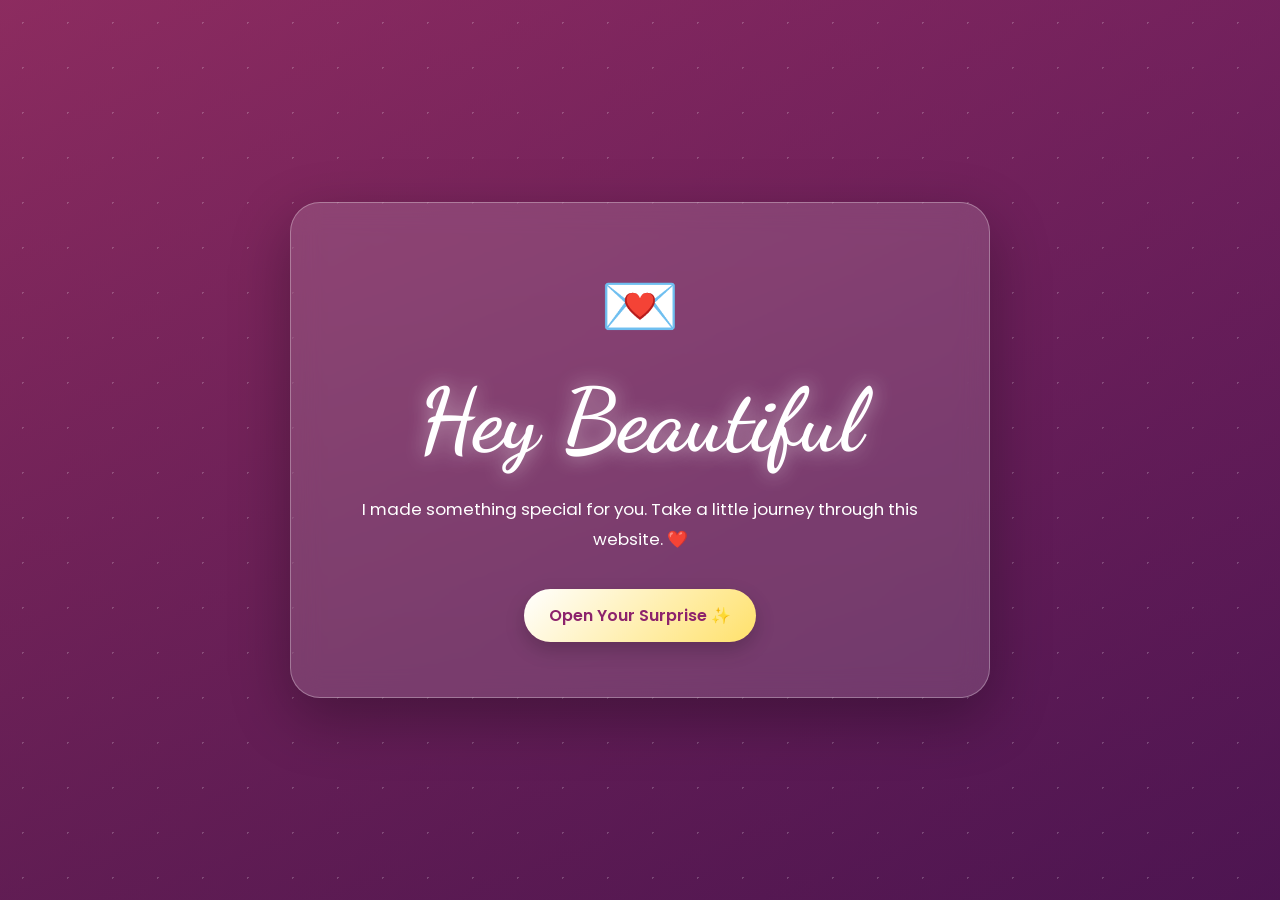
<file: index.html>
<!DOCTYPE html>
<html lang="en">
<head>
  <meta charset="UTF-8">
  <meta name="viewport" content="width=device-width, initial-scale=1.0">
  <title>A Little Surprise For You ❤️</title>
  <link rel="stylesheet" href="style.css">
</head>
<body>

  <div class="hearts"></div>

  <main class="page center-page">
    <div class="glass-card welcome-card">
      <div class="emoji">💌</div>

      <h1>Hey Beautiful</h1>

      <p>
        I made something special for you.
        Take a little journey through this website. ❤️
      </p>

      <a href="question.html" class="btn">Open Your Surprise ✨</a>
    </div>
  </main>

  <script src="script.js"></script>
</body>
</html>
</file>
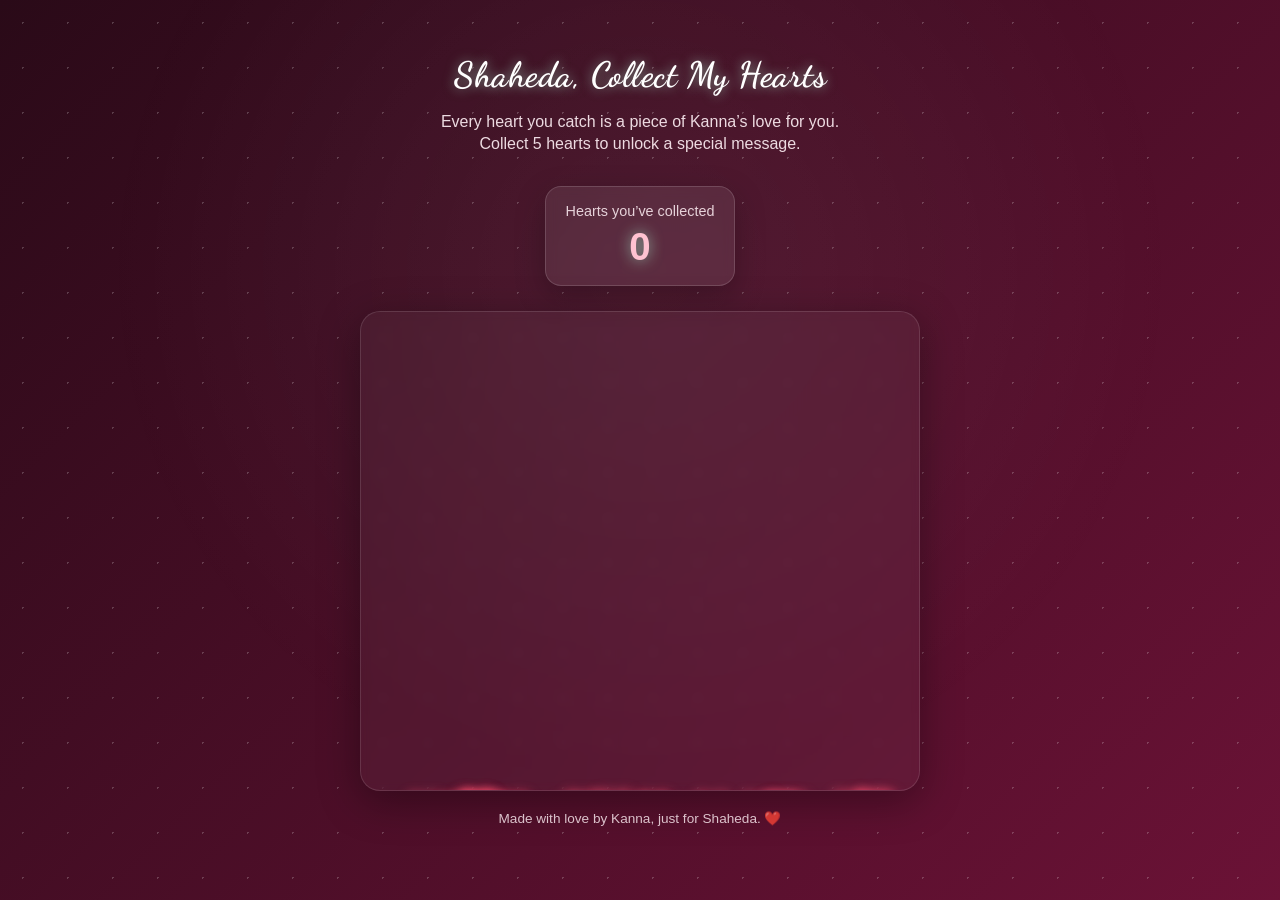
<file: hearts.html>
<!DOCTYPE html>
<html lang="en">
<head>
  <meta charset="UTF-8" />
  <title>Shaheda, Collect My Hearts</title>
  <meta name="viewport" content="width=device-width, initial-scale=1" />

  <!-- Your existing CSS -->
  <link rel="stylesheet" href="style.css" />

  <!-- Hearts-specific styles -->
  <style>
    :root {
    /* Romantic love background: deep rose → soft red */
  --hb-bg1: #2a0a18;      /* deep wine */
  --hb-bg2: #6b1236;      /* rich rose */
  --hb-text: #fff0f5;     /* soft rose-white */
  --hb-accent: #ffc2d1;   /* soft pink */
  --hb-btn-bg: #ff4d6d;   /* romantic red-pink */
  --hb-btn-bg-hover: #e01e4a; /* deeper pink */
  --hb-btn-text: #ffffff;
    }

    .hearts-body {
      font-family: 'Segoe UI', Tahoma, Geneva, Verdana, sans-serif;
      background: linear-gradient(135deg, var(--hb-bg1), var(--hb-bg2));
      color: var(--hb-text);
      min-height: 100vh;
      overflow: hidden;
      position: relative;
      display: flex;
      flex-direction: column;
      align-items: center;
      justify-content: center;
      text-align: center;
    }

    .hearts-overlay {
      position: absolute;
      inset: 0;
      background: radial-gradient(circle at 50% 30%, rgba(255,255,255,0.06), transparent 60%);
      pointer-events: none;
      z-index: 0;
    }

    .hearts-container {
      position: relative;
      z-index: 2;
      padding: 20px;
      max-width: 600px;
      width: 100%;
    }

    .hearts-title {
      font-size: 2.2rem;
      margin-bottom: 8px;
      letter-spacing: 0.5px;
      text-shadow: 0 0 12px rgba(167, 243, 208, 0.6);
    }

    .hearts-subtitle {
      font-size: 1rem;
      opacity: 0.9;
      margin-bottom: 20px;
      line-height: 1.4;
    }

    .hearts-counter-box {
      background: rgba(255, 255, 255, 0.08);
      border: 1px solid rgba(255, 255, 255, 0.15);
      border-radius: 16px;
      padding: 16px 20px;
      margin: 10px auto 25px;
      display: inline-block;
      backdrop-filter: blur(6px);
      box-shadow: 0 10px 30px rgba(0,0,0,0.25);
    }

    .hearts-counter-label {
      font-size: 0.9rem;
      opacity: 0.85;
      margin-bottom: 6px;
    }

    .hearts-counter-value {
      font-size: 2.4rem;
      font-weight: 700;
      color: var(--hb-accent);
      text-shadow: 0 0 14px rgba(167, 243, 208, 0.7);
    }

    .hearts-field {
      position: relative;
      width: 100%;
      height: 55vh;
      min-height: 320px;
      max-height: 480px;
      background: rgba(255, 255, 255, 0.04);
      border-radius: 20px;
      border: 1px solid rgba(255, 255, 255, 0.12);
      overflow: hidden;
      box-shadow: 0 10px 40px rgba(0,0,0,0.35);
      backdrop-filter: blur(4px);
    }

    .floating-heart {
      position: absolute;
      font-size: 28px;
      user-select: none;
      cursor: pointer;
      filter: drop-shadow(0 0 6px rgba(255, 77, 109, 0.8));
      transition: transform 0.2s ease, filter 0.2s ease, opacity 0.25s ease;
      animation: floatUp linear infinite;
    }

    .floating-heart:hover {
      transform: scale(1.25);
      filter: drop-shadow(0 0 12px rgba(255, 143, 163, 0.9));
    }

    .floating-heart.collected {
      transform: scale(0);
      opacity: 0;
      pointer-events: none;
    }

    @keyframes floatUp {
      0% {
        transform: translateY(0) rotate(0deg);
      }
      100% {
        transform: translateY(-120vh) rotate(360deg);
      }
    }

    .hearts-footer {
      margin-top: 16px;
      font-size: 0.85rem;
      opacity: 0.8;
    }

    /* Unlock message & button */
    .unlock-wrap {
      position: fixed;
      inset: 0;
      background: rgba(0, 0, 0, 0.75);
      display: flex;
      align-items: center;
      justify-content: center;
      z-index: 20;
      opacity: 0;
      pointer-events: none;
      transition: opacity 0.6s ease;
      padding: 20px;
    }

    .unlock-wrap.visible {
      opacity: 1;
      pointer-events: auto;
    }

    .unlock-card {
      background: linear-gradient(135deg, #3a0a22, #7a1445);
      border: 1px solid rgba(255, 194, 209, 0.35);
      border-radius: 20px;
      padding: 28px 22px;
      max-width: 460px;
      width: 100%;
      box-shadow: 0 20px 60px rgba(0,0,0,0.6);
      transform: translateY(20px) scale(0.96);
      transition: transform 0.6s cubic-bezier(.2,.9,.2,1);
      text-align: center;
      color: var(--hb-text);
    }

    .unlock-wrap.visible .unlock-card {
      transform: translateY(0) scale(1);
    }

    .unlock-title {
      font-size: 1.7rem;
      margin-bottom: 12px;
      color: var(--hb-accent);
      text-shadow: 0 0 14px rgba(167, 243, 208, 0.7);
    }

    .unlock-text {
      font-size: 1rem;
      line-height: 1.6;
      margin-bottom: 20px;
      opacity: 0.95;
    }

    .hearts-btn {
      display: inline-block;
      background: linear-gradient(135deg, var(--hb-btn-bg), var(--hb-btn-bg-hover));
      color: var(--hb-btn-text);
      font-weight: 700;
      font-size: 1rem;
      padding: 12px 26px;
      border-radius: 14px;
      text-decoration: none;
      border: none;
      cursor: pointer;
      box-shadow: 0 8px 24px rgba(34, 197, 94, 0.5);
      transition: transform 0.18s ease, box-shadow 0.18s ease, filter 0.18s ease;
    }

    .hearts-btn:hover {
      transform: translateY(-2px) scale(1.03);
      box-shadow: 0 12px 30px rgba(34, 197, 94, 0.7);
      filter: brightness(1.05);
    }

    @media (max-width: 480px) {
      .hearts-title {
        font-size: 1.6rem;
      }
      .hearts-subtitle {
        font-size: 0.9rem;
      }
      .hearts-counter-value {
        font-size: 2rem;
      }
      .hearts-field {
        height: 50vh;
        min-height: 260px;
      }
      .floating-heart {
        font-size: 24px;
      }
      .unlock-title {
        font-size: 1.4rem;
      }
      .unlock-text {
        font-size: 0.95rem;
      }
    }
  </style>
</head>
<body class="hearts-body">
  <div class="hearts-overlay"></div>

  <div class="hearts-container">
    <!-- Personalized header -->
    <h1 class="hearts-title">Shaheda, Collect My Hearts</h1>
    <p class="hearts-subtitle">
      Every heart you catch is a piece of Kanna’s love for you.<br />
      Collect 5 hearts to unlock a special message.
    </p>
    <!-- End personalized header -->

    <div class="hearts-counter-box">
      <div class="hearts-counter-label">Hearts you’ve collected</div>
      <div class="hearts-counter-value" id="counter">0</div>
    </div>

    <div class="hearts-field" id="heartField"></div>

    <p class="hearts-footer">
      Made with love by Kanna, just for Shaheda. ❤️
    </p>
  </div>

  <!-- Unlock message overlay -->
  <div class="unlock-wrap" id="unlockOverlay">
    <div class="unlock-card">
      <!-- EDIT YOUR AWESOME TEXT BELOW -->
      <h2 class="unlock-title">You’ve Collected My Heart 🌙</h2>
      <p class="unlock-text">
        Shaheda,<br /><br />
        These 5 hearts are just a small piece of what I feel for you.<br />
        Every beat of my heart whispers your name, and every dua I make<br />
        carries your happiness, your peace, and your smile.<br /><br />
        Now, let’s walk a little more into our story…
      </p>
      <!-- END AWESOME TEXT -->

      <a href="memories.html" class="hearts-btn">Open Our Memories</a>
    </div>
  </div>

  <!-- Your existing JS -->
  <script src="script.js"></script>

  <!-- Hearts logic -->
  <script>
    (function () {
      const heartField = document.getElementById('heartField');
      const counterEl = document.getElementById('counter');
      const unlockOverlay = document.getElementById('unlockOverlay');

      if (!heartField || !counterEl) return; // safety: only run on hearts page

      let collectedCount = 0;
      const totalHearts = 60;
      const unlockThreshold = 5;

      const heartEmojis = ['❤️', '💚']; // red and green only
      let unlocked = false;

      function random(min, max) {
        return Math.random() * (max - min) + min;
      }

      function showUnlock() {
        if (unlocked) return;
        unlocked = true;
        unlockOverlay.classList.add('visible');
      }

      function createHeart() {
        const heart = document.createElement('div');
        heart.className = 'floating-heart';
        heart.textContent = heartEmojis[Math.floor(Math.random() * heartEmojis.length)];

        const left = random(5, 90);
        const size = random(18, 36);
        const duration = random(6, 12);
        const delay = random(0, 5);

        heart.style.left = left + '%';
        heart.style.fontSize = size + 'px';
        heart.style.animationDuration = duration + 's';
        heart.style.animationDelay = '-' + delay + 's';
        heart.style.bottom = '-40px';

        const collect = () => {
          if (heart.classList.contains('collected')) return;
          heart.classList.add('collected');
          collectedCount++;
          counterEl.textContent = collectedCount;

          setTimeout(() => {
            heart.remove();
          }, 300);

          if (collectedCount === unlockThreshold) {
            setTimeout(showUnlock, 500);
          }

          setTimeout(createHeart, random(200, 800));
        };

        heart.addEventListener('click', collect);
        heart.addEventListener('touchstart', (e) => {
          e.preventDefault();
          collect();
        });

        heartField.appendChild(heart);
      }

      for (let i = 0; i < totalHearts; i++) {
        setTimeout(createHeart, random(0, 1500));
      }
    })();
  </script>
</body>
</html>
</file>
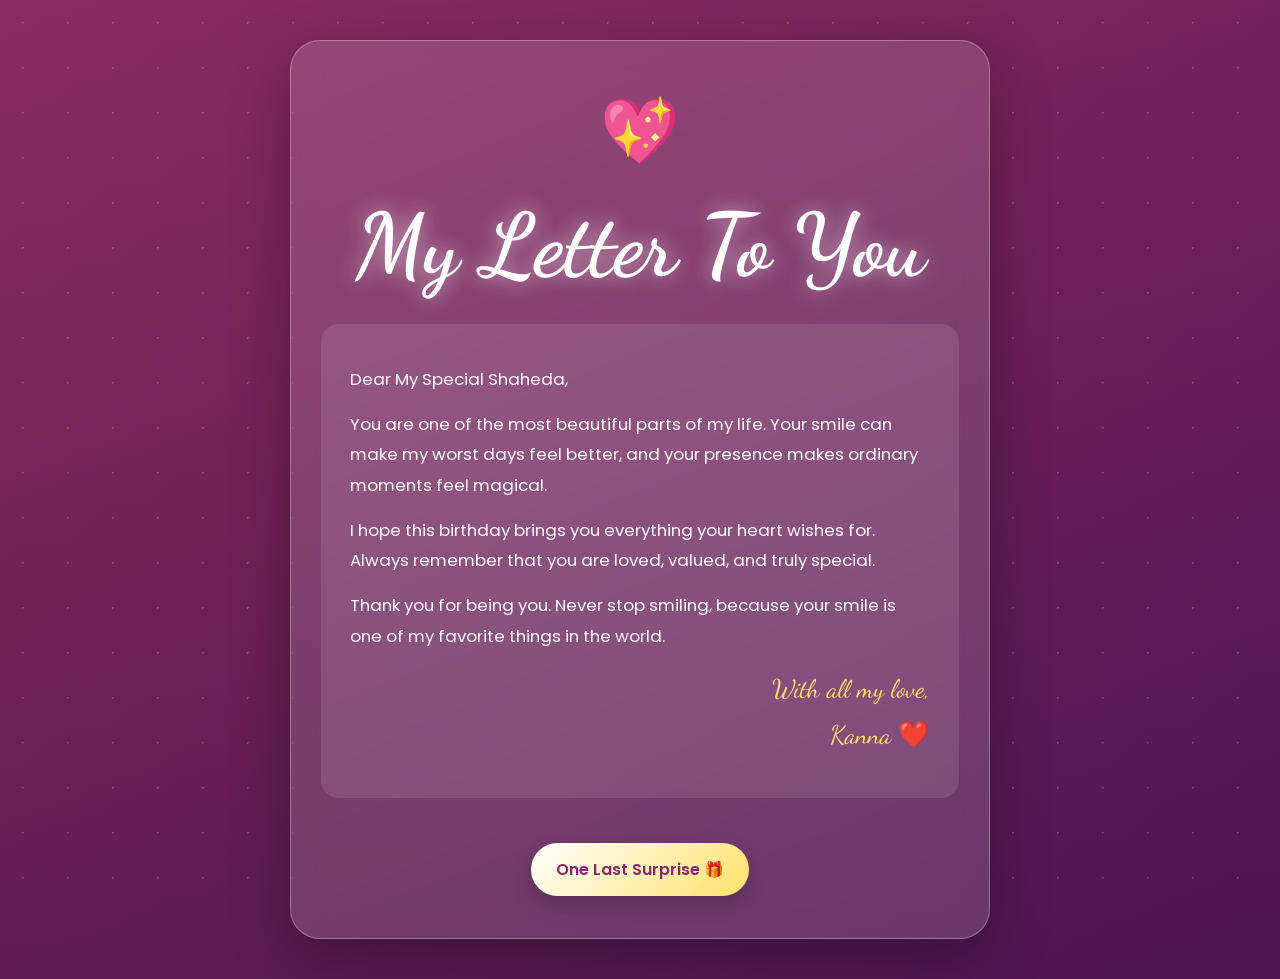
<file: letter.html>
<!doctype html>
<html lang="en">
  <head>
    <meta charset="UTF-8" />
    <meta name="viewport" content="width=device-width, initial-scale=1.0" />
    <title>A Letter For You</title>
    <link rel="stylesheet" href="style.css" />
  </head>
  <body>
    <div class="hearts"></div>

    <main class="page center-page">
      <div class="glass-card letter-card">
        <div class="emoji">💖</div>

        <h1>My Letter To You</h1>

        <div class="letter">
          <p>Dear My Special Shaheda,</p>

          <p>
            You are one of the most beautiful parts of my life. Your smile can
            make my worst days feel better, and your presence makes ordinary
            moments feel magical.
          </p>

          <p>
            I hope this birthday brings you everything your heart wishes for.
            Always remember that you are loved, valued, and truly special.
          </p>

          <p>
            Thank you for being you. Never stop smiling, because your smile is
            one of my favorite things in the world.
          </p>

          <p class="signature">
            With all my love,<br />
            Kanna ❤️
          </p>
        </div>

        <a href="surprise.html" class="btn">One Last Surprise 🎁</a>
      </div>
    </main>

    <script src="script.js"></script>
  </body>
</html>
</file>
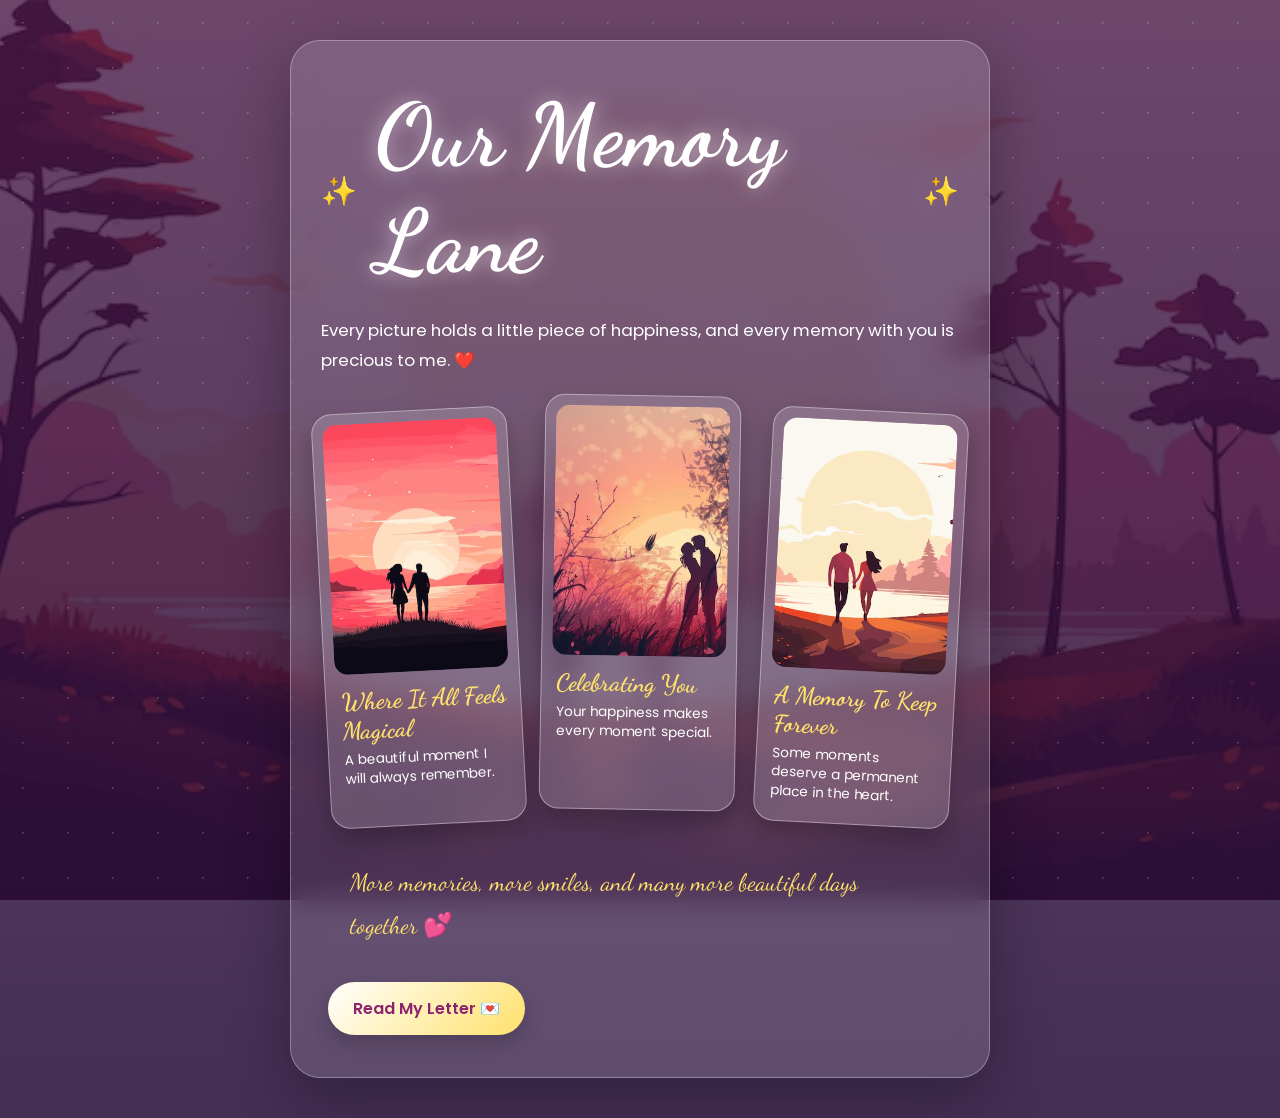
<file: memories.html>
<!DOCTYPE html>
<html lang="en">
<head>
  <meta charset="UTF-8">
  <meta name="viewport" content="width=device-width, initial-scale=1.0">
  <title>Our Beautiful Memories</title>
  <link rel="stylesheet" href="style.css">
</head>

<body class="memory-page">

  <div class="hearts"></div>

  <main class="page">
    <div class="glass-card memories-card">

      <div class="memory-heading">
        <span>✨</span>
        <h1>Our Memory Lane</h1>
        <span>✨</span>
      </div>

      <p class="intro">
        Every picture holds a little piece of happiness,
        and every memory with you is precious to me. ❤️
      </p>

      <div class="gallery">

        <div class="photo-box">
          <img src="images/photo1.jpg" alt="Our beautiful memory">
          <div class="photo-caption">
            <h3>Where It All Feels Magical</h3>
            <p>A beautiful moment I will always remember.</p>
          </div>
        </div>

        <div class="photo-box featured-photo">
          <img src="images/photo2.jpg" alt="Birthday celebration memory">
          <div class="photo-caption">
            <h3>Celebrating You</h3>
            <p>Your happiness makes every moment special.</p>
          </div>
        </div>

        <div class="photo-box">
          <img src="images/photo3.jpg" alt="Special memory together">
          <div class="photo-caption">
            <h3>A Memory To Keep Forever</h3>
            <p>Some moments deserve a permanent place in the heart.</p>
          </div>
        </div>

      </div>

      <p class="bottom-message">
        More memories, more smiles, and many more beautiful days together 💕
      </p>

      <a href="letter.html" class="btn">Read My Letter 💌</a>

    </div>
  </main>

  <script src="script.js"></script>
</body>
</html>
</file>
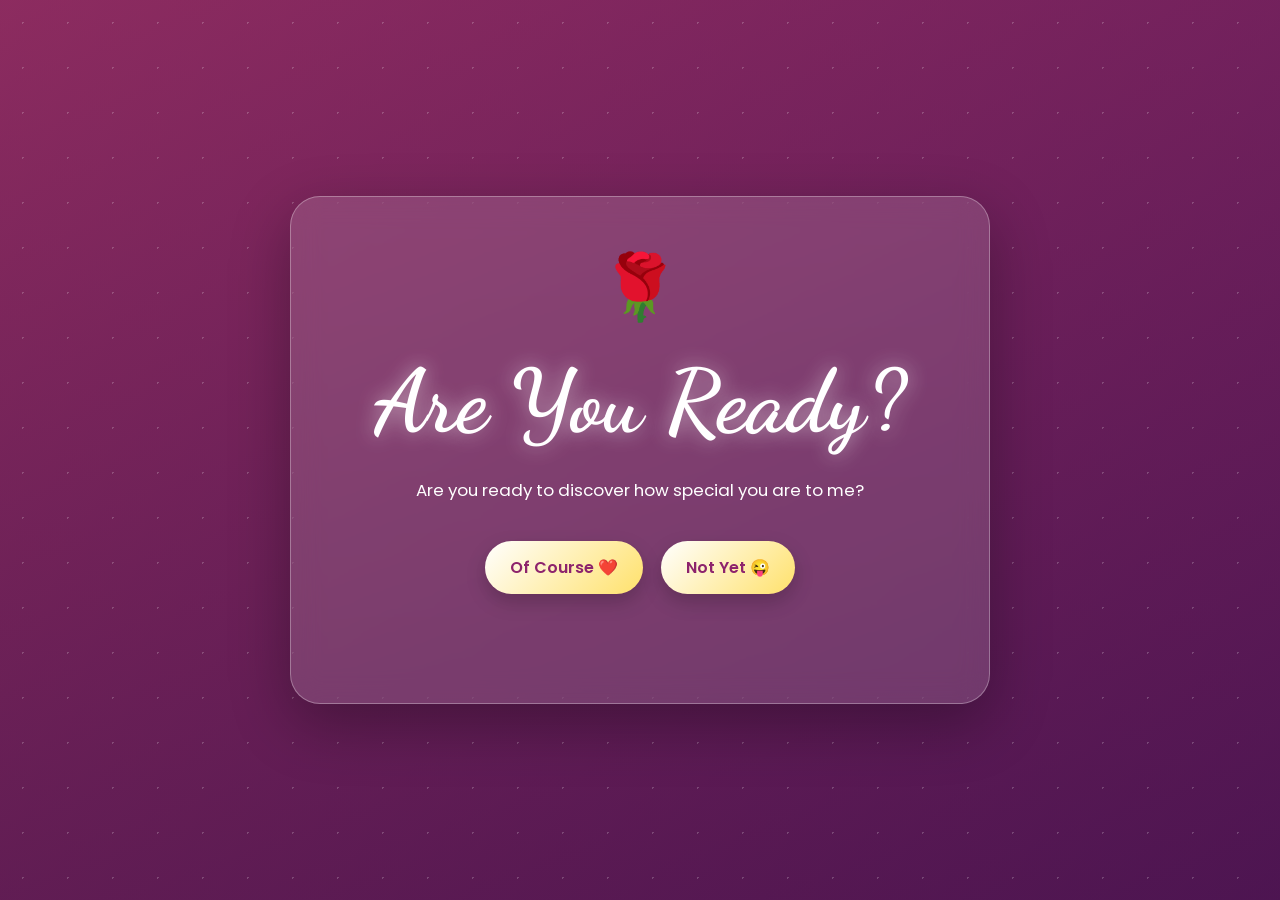
<file: question.html>
<!DOCTYPE html>
<html lang="en">
<head>
  <meta charset="UTF-8">
  <meta name="viewport" content="width=device-width, initial-scale=1.0">
  <title>A Question For You</title>
  <link rel="stylesheet" href="style.css">
</head>
<body>

  <div class="hearts"></div>

  <main class="page center-page">
    <div class="glass-card">
      <div class="emoji">🌹</div>

      <h1>Are You Ready?</h1>

      <p>
        Are you ready to discover how special you are to me?
      </p>

      <div class="button-area">
        <a href="hearts.html" class="btn">Of Course ❤️</a>
        <button class="btn no-btn" onclick="moveButton()">Not Yet 😜</button>
      </div>

      <p id="funnyMessage"></p>
    </div>
  </main>

  <script src="script.js"></script>
</body>
</html>
</file>
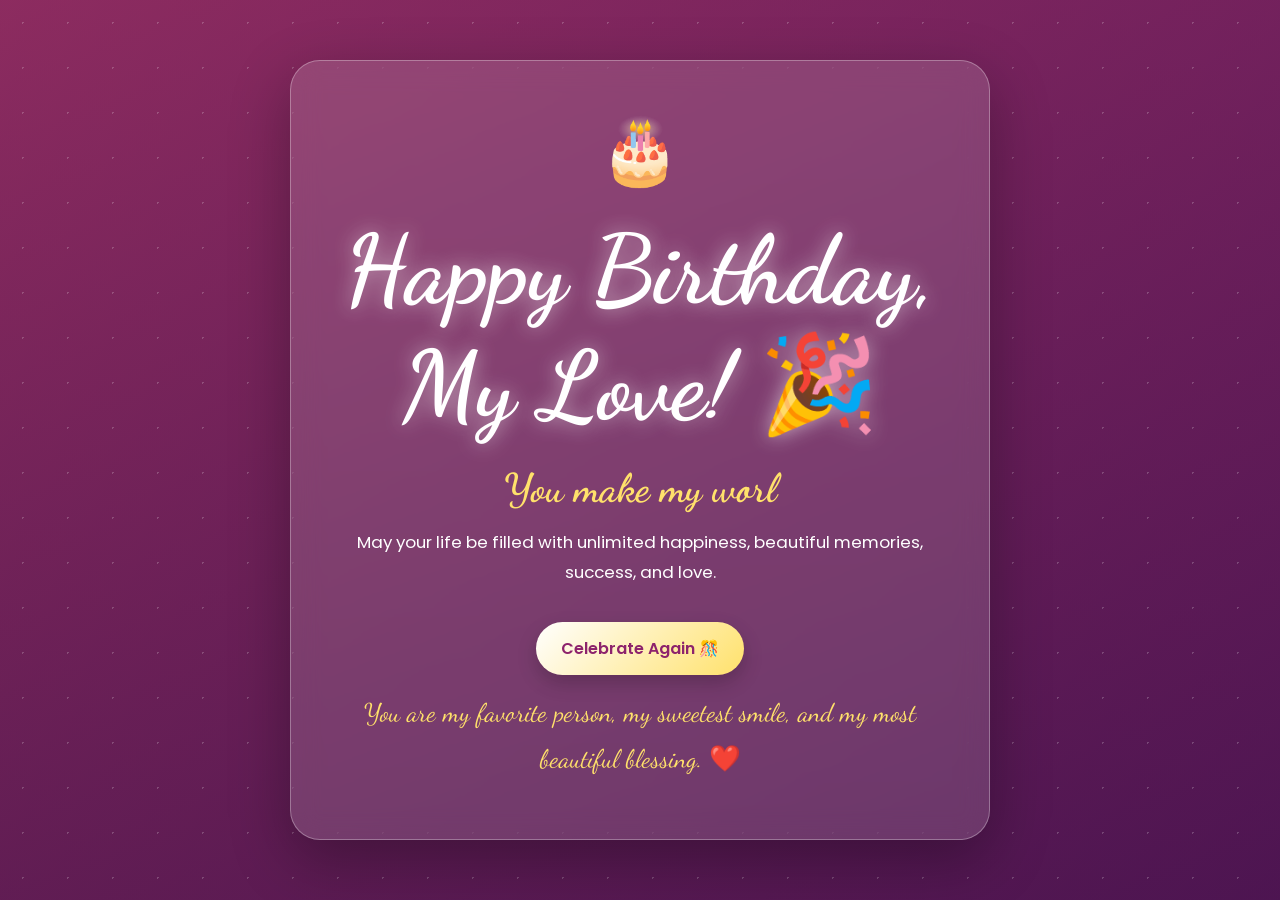
<file: surprise.html>
<!DOCTYPE html>
<html lang="en">
<head>
  <meta charset="UTF-8">
  <meta name="viewport" content="width=device-width, initial-scale=1.0">
  <title>Happy Birthday My Love</title>
  <link rel="stylesheet" href="style.css">
</head>
<body>

  <div id="confetti-container"></div>

  <main class="page center-page final-page">
    <div class="glass-card">
      <div class="cake">🎂</div>

      <h1>Happy Birthday, My Love! 🎉</h1>

      <h2 id="typingText"></h2>

      <p>
        May your life be filled with unlimited happiness,
        beautiful memories, success, and love.
      </p>

      <button class="btn" onclick="celebrate()">Celebrate Again 🎊</button>

      <p class="final-message">
        You are my favorite person, my sweetest smile,
        and my most beautiful blessing. ❤️
      </p>
    </div>
  </main>

  <script src="script.js"></script>
</body>
</html>
</file>
<file: style.css>
@import url('https://fonts.googleapis.com/css2?family=Dancing+Script:wght@500;600;700&family=Poppins:wght@300;400;500;600;700&display=swap');

* {
  margin: 0;
  padding: 0;
  box-sizing: border-box;
}

body {
  min-height: 100vh;
  overflow-x: hidden;
  color: white;
  font-family: "Poppins", sans-serif;
  background:
    linear-gradient(rgba(79, 16, 62, 0.65), rgba(37, 8, 53, 0.8)),
    linear-gradient(135deg, #ff5f9e, #852d91, #281c5c);
  background-size: 200% 200%;
  animation: backgroundMove 12s ease infinite;
}

body::before {
  content: "";
  position: fixed;
  inset: 0;
  pointer-events: none;
  background-image:
    radial-gradient(circle, rgba(255,255,255,0.8) 1px, transparent 1px);
  background-size: 45px 45px;
  opacity: 0.25;
}

.page {
  min-height: 100vh;
  padding: 40px 20px;
  display: flex;
  justify-content: center;
  align-items: center;
  animation: pageAppear 1s ease;
}

.center-page {
  text-align: center;
}

.glass-card {
  width: min(92vw, 700px);
  padding: 42px 30px;
  border: 1px solid rgba(255,255,255,0.3);
  border-radius: 30px;
  background: rgba(255,255,255,0.14);
  box-shadow: 0 20px 60px rgba(0,0,0,0.3);
  backdrop-filter: blur(14px);
  animation: cardFloat 4s ease-in-out infinite;
}

.welcome-card {
  padding: 55px 30px;
}

h1 {
  margin-bottom: 20px;
  color: #fff;
  font-family: "Dancing Script", cursive;
  font-size: clamp(2.8rem, 9vw, 5.5rem);
  text-shadow: 0 0 20px rgba(255,255,255,0.55);
}

h2 {
  margin: 15px 0;
  color: #ffe16b;
  font-family: "Dancing Script", cursive;
  font-size: 2.5rem;
}

p {
  margin: 15px auto;
  max-width: 580px;
  font-size: 1.05rem;
  line-height: 1.8;
}

.emoji,
.cake {
  margin-bottom: 15px;
  font-size: 4rem;
  animation: bounce 2s infinite;
}

.btn {
  display: inline-block;
  margin: 20px 7px 0;
  padding: 14px 25px;
  border: none;
  border-radius: 30px;
  color: #8d236c;
  background: linear-gradient(135deg, #fff, #ffe16b);
  font: inherit;
  font-weight: 600;
  text-decoration: none;
  cursor: pointer;
  box-shadow: 0 8px 20px rgba(0,0,0,0.2);
  transition: transform 0.3s, box-shadow 0.3s;
}

.btn:hover {
  transform: translateY(-5px) scale(1.04);
  box-shadow: 0 12px 30px rgba(255,225,107,0.45);
}

.button-area {
  position: relative;
  min-height: 80px;
}

.no-btn {
  position: relative;
}

#funnyMessage {
  min-height: 30px;
  color: #ffe16b;
}

.gallery {
  display: grid;
  grid-template-columns: repeat(3, 1fr);
  gap: 18px;
  margin: 30px 0;
}

.photo-box {
  padding: 10px;
  border-radius: 18px;
  background: rgba(255,255,255,0.15);
  transition: transform 0.3s;
}

.photo-box:hover {
  transform: rotate(-3deg) scale(1.05);
}

.photo-box img {
  width: 100%;
  height: 180px;
  object-fit: cover;
  border-radius: 13px;
}

.photo-box p {
  margin: 8px 0 0;
  font-size: 0.85rem;
  line-height: 1.3;
}

.letter {
  margin: 25px 0;
  padding: 25px;
  border-radius: 18px;
  color: #fff9fc;
  text-align: left;
  background: rgba(255,255,255,0.1);
}

.signature {
  color: #ffe16b;
  font-family: "Dancing Script", cursive;
  font-size: 1.6rem;
  text-align: right;
}

.final-page h1 {
  font-size: clamp(3rem, 10vw, 6rem);
}

.final-message {
  color: #ffe16b;
  font-family: "Dancing Script", cursive;
  font-size: 1.6rem;
}

.heart {
  position: fixed;
  bottom: -30px;
  color: #ffb6d5;
  font-size: 22px;
  pointer-events: none;
  animation: heartRise 7s linear forwards;
  z-index: 0;
}

.confetti {
  position: fixed;
  top: -20px;
  width: 10px;
  height: 18px;
  z-index: 5;
  animation: confettiFall 4s linear forwards;
}

@keyframes backgroundMove {
  0%, 100% {
    background-position: 0% 50%;
  }

  50% {
    background-position: 100% 50%;
  }
}

@keyframes pageAppear {
  from {
    opacity: 0;
    transform: scale(0.95);
  }

  to {
    opacity: 1;
    transform: scale(1);
  }
}

@keyframes cardFloat {
  0%, 100% {
    transform: translateY(0);
  }

  50% {
    transform: translateY(-8px);
  }
}

@keyframes bounce {
  0%, 100% {
    transform: translateY(0);
  }

  50% {
    transform: translateY(-15px);
  }
}

@keyframes heartRise {
  from {
    transform: translateY(0) rotate(0deg);
    opacity: 1;
  }

  to {
    transform: translateY(-115vh) rotate(360deg);
    opacity: 0;
  }
}

@keyframes confettiFall {
  from {
    transform: translateY(0) rotate(0deg);
    opacity: 1;
  }

  to {
    transform: translateY(110vh) rotate(720deg);
    opacity: 0;
  }
}

@media (max-width: 650px) {
  .glass-card {
    padding: 32px 18px;
  }

  .gallery {
    grid-template-columns: 1fr;
  }

  .photo-box img {
    height: 220px;
  }

  p {
    font-size: 0.95rem;
  }

  .btn {
    padding: 12px 19px;
  }
}

.memory-page {
  background:
    linear-gradient(rgba(69, 20, 70, 0.78), rgba(35, 10, 55, 0.85)),
    url("images/photo3.jpg") center/cover fixed;
}

.memories-card {
  max-width: 1100px;
}

.memory-heading {
  display: flex;
  align-items: center;
  justify-content: center;
  gap: 18px;
}

.memory-heading span {
  color: #ffe16b;
  font-size: 1.8rem;
}

.memory-heading h1 {
  margin-bottom: 5px;
}

.intro {
  max-width: 650px;
}

.gallery {
  display: grid;
  grid-template-columns: repeat(3, 1fr);
  gap: 25px;
  margin: 35px 0;
}

.photo-box {
  overflow: hidden;
  padding: 10px;
  border: 1px solid rgba(255,255,255,0.4);
  border-radius: 20px;
  background: rgba(255,255,255,0.16);
  box-shadow: 0 12px 25px rgba(0,0,0,0.25);
  transition: transform 0.4s ease, box-shadow 0.4s ease;
}

.photo-box:nth-child(1) {
  transform: rotate(-3deg);
}

.photo-box:nth-child(2) {
  transform: translateY(-15px) rotate(1deg);
}

.photo-box:nth-child(3) {
  transform: rotate(3deg);
}

.photo-box:hover {
  z-index: 2;
  transform: translateY(-12px) rotate(0deg) scale(1.05);
  box-shadow: 0 18px 35px rgba(255, 225, 107, 0.35);
}

.photo-box img {
  display: block;
  width: 100%;
  height: 250px;
  object-fit: cover;
  border-radius: 14px;
}

.photo-caption {
  padding: 13px 5px 5px;
}

.photo-caption h3 {
  color: #ffe16b;
  font-family: "Dancing Script", cursive;
  font-size: 1.5rem;
}

.photo-caption p {
  margin: 5px 0;
  font-size: 0.85rem;
  line-height: 1.4;
}

.bottom-message {
  color: #ffe16b;
  font-family: "Dancing Script", cursive;
  font-size: 1.5rem;
}

@media (max-width: 800px) {
  .gallery {
    grid-template-columns: 1fr;
    gap: 30px;
  }

  .photo-box:nth-child(1),
  .photo-box:nth-child(2),
  .photo-box:nth-child(3) {
    transform: none;
  }

  .photo-box img {
    height: 260px;
  }
}
</file>
